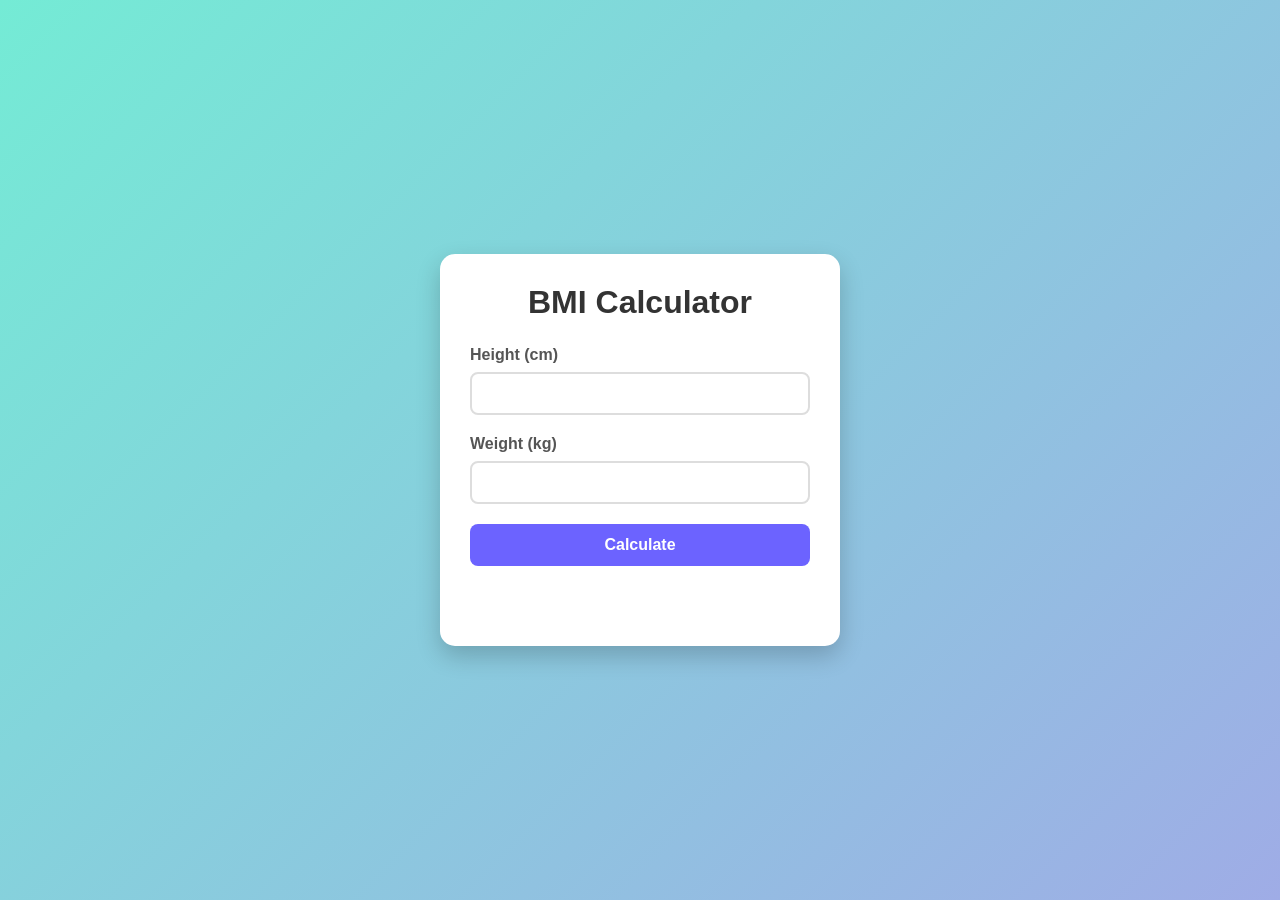
<file: 07_Project/BMI Calculator/index.html>
<!DOCTYPE html>
<html lang="en">
<head>
    <meta charset="UTF-8">
    <meta name="viewport" content="width=device-width, initial-scale=1.0">
    <title> BMI Calculator </title>
    <link rel="stylesheet" href="styles.css">
</head>
<body>
    <div class="container">
        <h1> BMI Calculator </h1>
        <form >
            <p><label> Height (cm) </label><input type="text" id = "height"> </p>
            <p><label> Weight (kg) </label><input type="text" id = "weight"> </p>
            <button>Calculate</button>
            <div id = 'result'></div>
        </form>
    </div>
</body>
<script src = 'script.js'> </script>
</html>
</file>
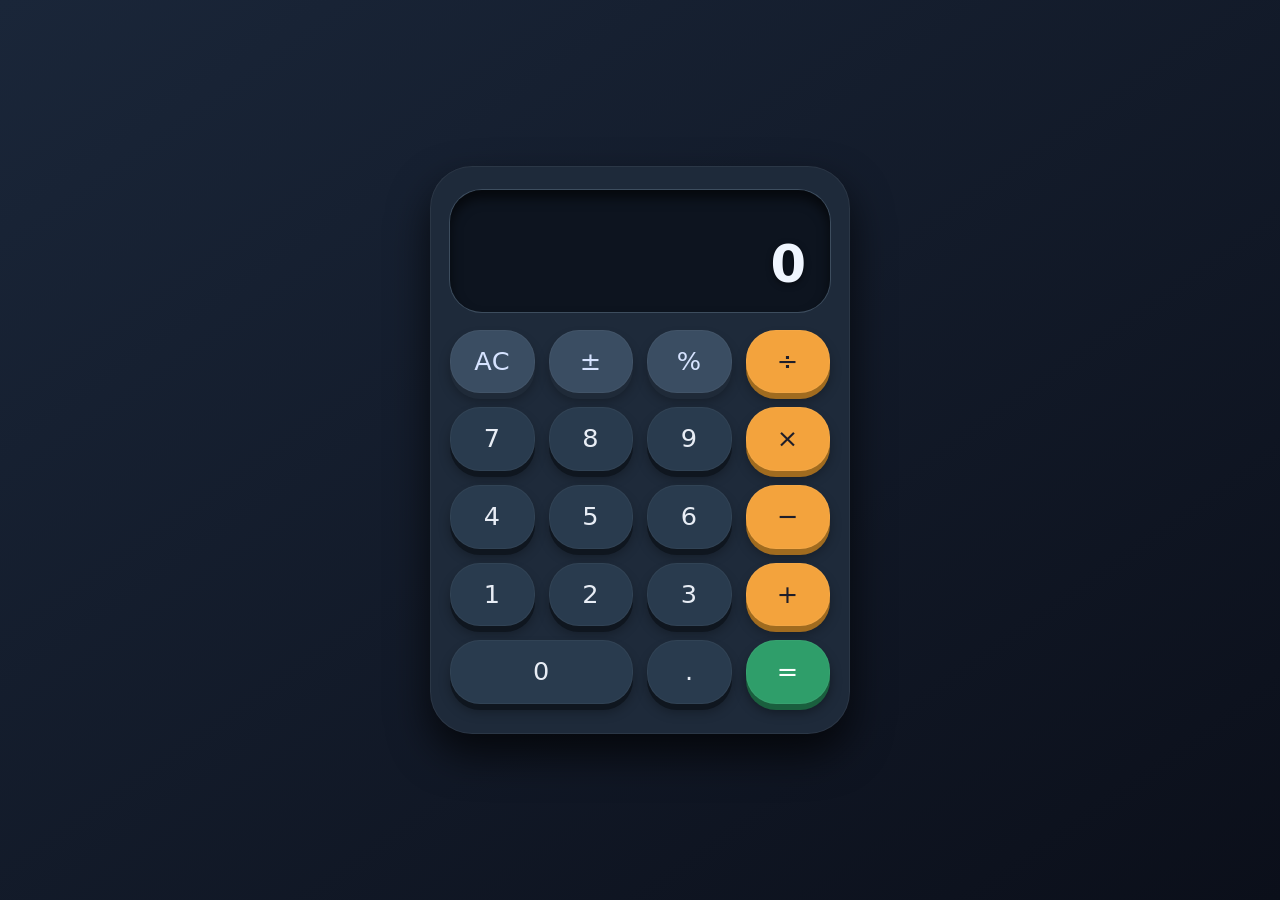
<file: 07_Project/Calculator/index.html>
<!DOCTYPE html>
<html lang="en">
<head>
  <meta charset="UTF-8">
  <meta name="viewport" content="width=device-width, initial-scale=1.0, user-scalable=yes">
  <title>Calculator</title>
  <link rel="stylesheet" href="https://cdnjs.cloudflare.com/ajax/libs/font-awesome/6.0.0-beta3/css/all.min.css">
  <style>
    * {
      margin: 0;
      padding: 0;
      box-sizing: border-box;
      font-family: 'Segoe UI', system-ui, -apple-system, sans-serif;
    }

    body {
      min-height: 100vh;
      display: flex;
      justify-content: center;
      align-items: center;
      background: linear-gradient(145deg, #1a2639, #0b0f1a);
      padding: 16px;
    }

    .calculator {
      max-width: 420px;
      width: 100%;
      background: #1e2a3a;
      border-radius: 42px;
      padding: 24px 20px 30px;
      box-shadow: 0 20px 40px rgba(0, 0, 0, 0.7), 
                  0 0 0 1px rgba(255, 255, 255, 0.06) inset;
      transition: all 0.15s ease;
      backdrop-filter: blur(2px);
      display: grid;
      grid-template-columns: 1fr;
      gap: 18px;
    }

    .display {
      background: #0d141f;
      border-radius: 32px;
      padding: 16px 24px;
      min-height: 110px;
      display: flex;
      flex-direction: column;
      justify-content: flex-end;
      align-items: flex-end;
      box-shadow: inset 0 8px 12px rgba(0,0,0,0.6), 0 0 0 1px #3d4d5e;
      word-break: break-all;
    }

    .display .expression {
      color: #94a9c9;
      font-size: 1.1rem;
      font-weight: 400;
      letter-spacing: 0.3px;
      min-height: 28px;
      text-align: right;
      width: 100%;
      opacity: 0.8;
    }

    .display .result {
      color: #f0f6ff;
      font-size: 3.2rem;
      font-weight: 600;
      line-height: 1.2;
      text-align: right;
      width: 100%;
      text-shadow: 0 2px 6px rgba(0,0,0,0.5);
      transition: font-size 0.1s;
    }

    .display .result.shrink {
      font-size: 2.4rem;
    }

    .buttons {
      display: grid;
      grid-template-columns: repeat(4, 1fr);
      gap: 14px;
    }

    .btn {
      background: #293b4e;
      border: none;
      border-radius: 30px;
      padding: 18px 8px;
      font-size: 1.6rem;
      font-weight: 500;
      color: #e8edf5;
      box-shadow: 0 6px 0 #0f161f, 0 8px 12px rgba(0, 0, 0, 0.3);
      transition: all 0.07s ease;
      cursor: pointer;
      display: flex;
      align-items: center;
      justify-content: center;
      letter-spacing: 0.5px;
      line-height: 1;
      touch-action: manipulation;
      user-select: none;
      border: 1px solid rgba(255,255,255,0.04);
    }

    .btn:active {
      transform: translateY(5px);
      box-shadow: 0 2px 0 #0f161f;
    }

    .btn.operator {
      background: #f3a33d;
      color: #1e1e2a;
      box-shadow: 0 6px 0 #a06b1f, 0 8px 12px rgba(0, 0, 0, 0.3);
    }
    .btn.operator:active {
      box-shadow: 0 2px 0 #a06b1f;
    }

    .btn.function {
      background: #3a4d62;
      color: #d6e3ff;
      box-shadow: 0 6px 0 #1f2a38, 0 8px 12px rgba(0, 0, 0, 0.3);
    }
    .btn.function:active {
      box-shadow: 0 2px 0 #1f2a38;
    }

    .btn.equals {
      background: #2f9e6a;
      color: white;
      box-shadow: 0 6px 0 #1a5f3e, 0 8px 12px rgba(0, 0, 0, 0.4);
    }
    .btn.equals:active {
      box-shadow: 0 2px 0 #1a5f3e;
    }

    .btn.zero {
      grid-column: span 2;
    }

    @media (max-width: 460px) {
      .calculator {
        padding: 18px 12px 22px;
        border-radius: 32px;
      }
      .buttons {
        gap: 10px;
      }
      .btn {
        padding: 15px 6px;
        font-size: 1.5rem;
        border-radius: 26px;
      }
      .display .result {
        font-size: 2.6rem;
      }
      .display .result.shrink {
        font-size: 2rem;
      }
    }

    @media (max-width: 380px) {
      .btn {
        font-size: 1.2rem;
        padding: 12px 4px;
      }
      .display .result {
        font-size: 2.2rem;
      }
    }

    .footer-note {
      text-align: center;
      color: #6b7e96;
      font-size: 0.7rem;
      letter-spacing: 0.5px;
      margin-top: 6px;
      opacity: 0.5;
    }
  </style>
</head>
<body>

<div class="calculator" role="application" aria-label="Calculator">
  
  <div class="display" aria-live="polite">
    <div class="expression" id="expressionDisplay"></div>
    <div class="result" id="resultDisplay">0</div>
  </div>

  <div class="buttons">
    <button class="btn function" data-action="clear" aria-label="Clear all">AC</button>
    <button class="btn function" data-action="negate" aria-label="Toggle sign">±</button>
    <button class="btn function" data-action="percent" aria-label="Percent">%</button>
    <button class="btn operator" data-action="operator" data-value="÷">÷</button>

    <button class="btn" data-action="digit" data-value="7">7</button>
    <button class="btn" data-action="digit" data-value="8">8</button>
    <button class="btn" data-action="digit" data-value="9">9</button>
    <button class="btn operator" data-action="operator" data-value="×">×</button>

    <button class="btn" data-action="digit" data-value="4">4</button>
    <button class="btn" data-action="digit" data-value="5">5</button>
    <button class="btn" data-action="digit" data-value="6">6</button>
    <button class="btn operator" data-action="operator" data-value="−">−</button>

    <button class="btn" data-action="digit" data-value="1">1</button>
    <button class="btn" data-action="digit" data-value="2">2</button>
    <button class="btn" data-action="digit" data-value="3">3</button>
    <button class="btn operator" data-action="operator" data-value="+">+</button>

    <button class="btn zero" data-action="digit" data-value="0">0</button>
    <button class="btn" data-action="decimal" aria-label="Decimal point">.</button>
    <button class="btn equals" data-action="calculate" aria-label="Equals">=</button>
  </div>
  
</div>

<script>
  (function() {
    "use strict";

    const resultDisplay = document.getElementById('resultDisplay');
    const expressionDisplay = document.getElementById('expressionDisplay');

    let currentInput = '0';
    let previousInput = '';
    let operator = null;
    let shouldResetInput = false;
    let lastAction = '';

    function updateDisplay() {
      let displayValue = currentInput;
      if (displayValue.length > 14 && !displayValue.includes('e')) {
        if (displayValue.includes('.')) {
          const parts = displayValue.split('.');
          if (parts[0].length > 10) {
            const num = parseFloat(displayValue);
            if (!isNaN(num)) {
              displayValue = num.toExponential(6);
            }
          }
        }
      }
      resultDisplay.textContent = displayValue;
      if (displayValue.length > 12) {
        resultDisplay.classList.add('shrink');
      } else {
        resultDisplay.classList.remove('shrink');
      }

      if (operator && previousInput) {
        const opSymbol = operator === '*' ? '×' : operator === '/' ? '÷' : operator;
        expressionDisplay.textContent = `${previousInput} ${opSymbol}`;
      } else {
        expressionDisplay.textContent = '';
      }
    }

    function resetCalculator() {
      currentInput = '0';
      previousInput = '';
      operator = null;
      shouldResetInput = false;
      lastAction = '';
      updateDisplay();
    }

    function compute(prev, op, curr) {
      const a = parseFloat(prev);
      const b = parseFloat(curr);
      if (isNaN(a) || isNaN(b)) return curr;

      let result;
      switch (op) {
        case '+': result = a + b; break;
        case '-': result = a - b; break;
        case '*': result = a * b; break;
        case '/': 
          if (b === 0) {
            return 'Error';
          }
          result = a / b; 
          break;
        default: return curr;
      }
      if (typeof result === 'number' && !Number.isInteger(result)) {
        result = parseFloat(result.toPrecision(12));
      }
      return String(result);
    }

    function handleOperator(op) {
      const currentValue = currentInput;
      if (operator && !shouldResetInput && previousInput) {
        const result = compute(previousInput, operator, currentValue);
        if (result === 'Error') {
          resetCalculator();
          currentInput = 'Error';
          updateDisplay();
          return;
        }
        currentInput = result;
        updateDisplay();
      }
      previousInput = currentInput;
      operator = op;
      shouldResetInput = true;
      lastAction = 'operator';
      updateDisplay();
    }

    function handleButtonClick(e) {
      const btn = e.currentTarget;
      const action = btn.dataset.action;
      const value = btn.dataset.value;

      if (action === 'digit') {
        if (shouldResetInput) {
          currentInput = value;
          shouldResetInput = false;
        } else {
          if (currentInput.replace('-', '').replace('.', '').length >= 15) {
            return;
          }
          if (currentInput === '0' && value !== '.') {
            currentInput = value;
          } else {
            currentInput += value;
          }
        }
        lastAction = 'digit';
        updateDisplay();
        return;
      }

      if (action === 'decimal') {
        if (shouldResetInput) {
          currentInput = '0.';
          shouldResetInput = false;
        } else if (!currentInput.includes('.')) {
          currentInput += '.';
        }
        lastAction = 'decimal';
        updateDisplay();
        return;
      }

      if (action === 'operator') {
        let opSymbol = value;
        let opInternal;
        if (opSymbol === '+') opInternal = '+';
        else if (opSymbol === '−') opInternal = '-';
        else if (opSymbol === '×') opInternal = '*';
        else if (opSymbol === '÷') opInternal = '/';
        else opInternal = opSymbol;

        if (lastAction === 'operator' && previousInput) {
          operator = opInternal;
          updateDisplay();
          return;
        }
        handleOperator(opInternal);
        return;
      }

      if (action === 'calculate') {
        if (!operator || !previousInput) {
          return;
        }
        const result = compute(previousInput, operator, currentInput);
        if (result === 'Error') {
          resetCalculator();
          currentInput = 'Error';
          updateDisplay();
          return;
        }
        currentInput = result;
        previousInput = '';
        operator = null;
        shouldResetInput = true;
        lastAction = 'calculate';
        updateDisplay();
        return;
      }

      if (action === 'clear') {
        resetCalculator();
        return;
      }

      if (action === 'negate') {
        if (currentInput === '0' || currentInput === 'Error') return;
        if (currentInput.startsWith('-')) {
          currentInput = currentInput.slice(1);
        } else {
          currentInput = '-' + currentInput;
        }
        updateDisplay();
        return;
      }

      if (action === 'percent') {
        const num = parseFloat(currentInput);
        if (isNaN(num)) return;
        const percentValue = num / 100;
        currentInput = String(parseFloat(percentValue.toPrecision(12)));
        updateDisplay();
        return;
      }
    }

    const buttons = document.querySelectorAll('.btn');
    buttons.forEach(btn => {
      btn.addEventListener('click', handleButtonClick);
    });

    document.addEventListener('keydown', (e) => {
      const key = e.key;
      let targetBtn = null;

      if (/^[0-9]$/.test(key)) {
        targetBtn = document.querySelector(`.btn[data-action="digit"][data-value="${key}"]`);
      } else if (key === '.') {
        targetBtn = document.querySelector('.btn[data-action="decimal"]');
      } else if (key === 'Enter' || key === '=') {
        targetBtn = document.querySelector('.btn[data-action="calculate"]');
        e.preventDefault();
      } else if (key === 'Backspace') {
        if (currentInput.length > 1 && !shouldResetInput) {
          currentInput = currentInput.slice(0, -1);
          if (currentInput === '-') currentInput = '0';
          updateDisplay();
        } else if (currentInput.length === 1 && currentInput !== '0') {
          currentInput = '0';
          updateDisplay();
        }
        return;
      } else if (key === 'Escape' || key === 'c' || key === 'C') {
        targetBtn = document.querySelector('.btn[data-action="clear"]');
      } else if (key === '%') {
        targetBtn = document.querySelector('.btn[data-action="percent"]');
      } else if (key === '+') {
        targetBtn = document.querySelector('.btn[data-value="+"]');
      } else if (key === '-') {
        targetBtn = document.querySelector('.btn[data-value="−"]');
      } else if (key === '*') {
        targetBtn = document.querySelector('.btn[data-value="×"]');
      } else if (key === '/') {
        targetBtn = document.querySelector('.btn[data-value="÷"]');
      }

      if (targetBtn) {
        targetBtn.click();
        e.preventDefault();
      }
    });

    resetCalculator();
  })();
</script>

</body>
</html>
</file>
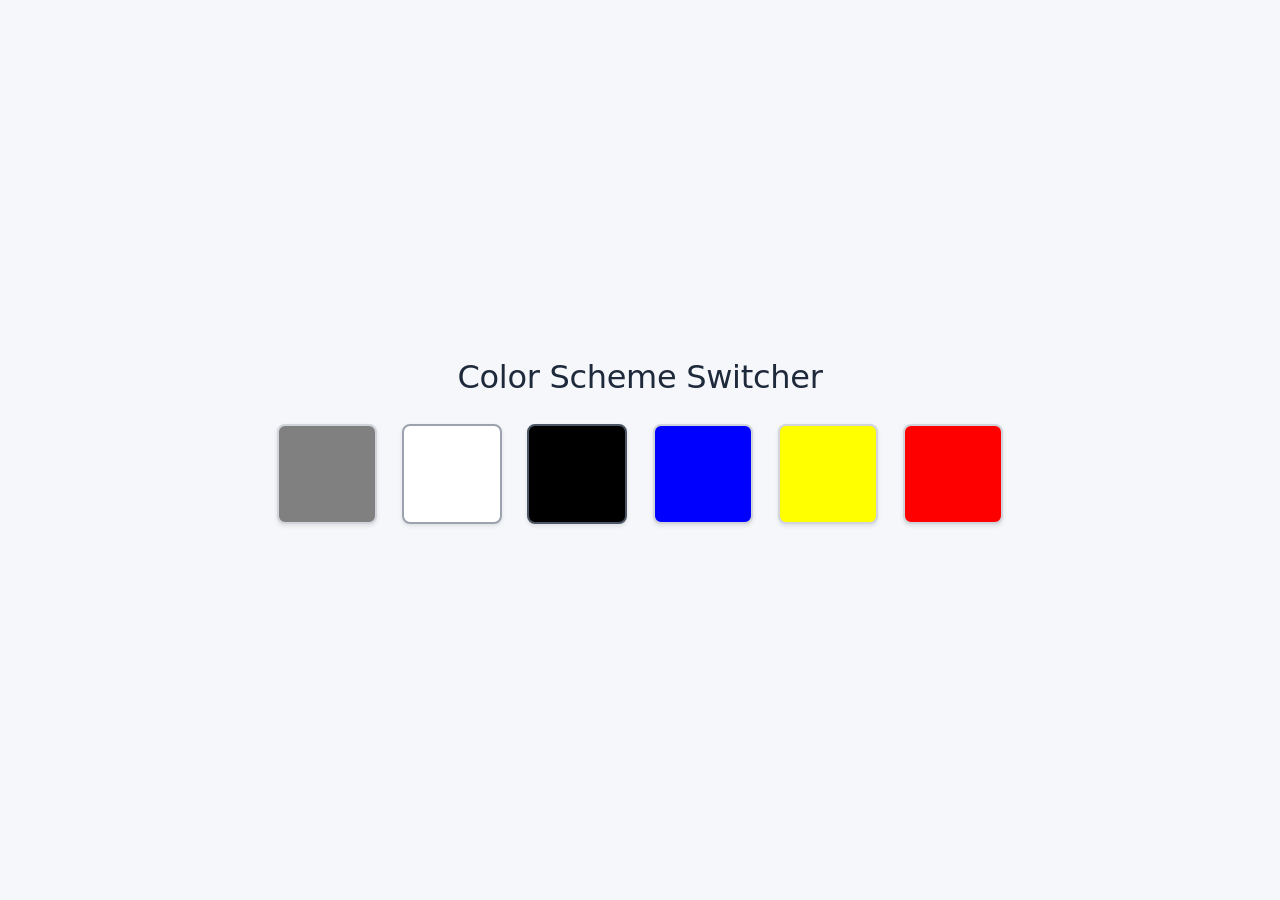
<file: 07_Project/Color Scheme Switcher/index.html>
<!DOCTYPE html>
<html lang="en">
<head>
    <meta charset="UTF-8">
    <meta name="viewport" content="width=device-width, initial-scale=1.0">
    <title>Color Scheme Switcher</title>
    <style>
        /* ----- reset & base ----- */
        * {
            margin: 0;
            padding: 0;
            box-sizing: border-box;
        }

        body {
            font-family: system-ui, Arial, sans-serif;
            background: #f5f7fa;
            min-height: 100vh;
            display: flex;
            justify-content: center;
            align-items: center;
            transition: background-color 0.3s ease;
        }

        .canvas {
            text-align: center;
            padding: 2rem 1.5rem;
        }

        h1 {
            font-weight: 400;
            font-size: 2rem;
            color: #1e293b;
            margin-bottom: 1.8rem;
            letter-spacing: -0.3px;
        }

        /* ----- each color box – shows its color ----- */
        .button {
            display: inline-block;
            width: 100px;
            height: 100px;
            margin: 0 10px 14px 10px;
            border: 2px solid #d1d5db;
            border-radius: 8px;  /* Slightly rounded for better appearance */
            background-color: #e5e7eb;
            cursor: pointer;     /* Make it clickable */
            transition: transform 0.2s, box-shadow 0.2s;
            box-shadow: 0 2px 4px rgba(0,0,0,0.1);
        }

        /* Hover effect for better UX */
        .button:hover {
            transform: scale(1.05);
            box-shadow: 0 4px 8px rgba(0,0,0,0.15);
        }

        /* Each span shows its exact color */
        #grey {
            background-color: grey;
        }
        #white {
            background-color: white;
            border: 2px solid #9ca3af;
        }
        #black {
            background-color: black;
            border: 2px solid #4b5563;
        }
        #blue {
            background-color: blue;
        }
        #yellow {
            background-color: yellow;
            border: 2px solid #d1d5db;
        }
        #red {
            background-color: red;
            border: 2px solid #d1d5db;
        }

        /* Responsive */
        @media (max-width: 500px) {
            .button {
                width: 70px;
                height: 70px;
                margin: 0 6px 12px 6px;
            }
            h1 {
                font-size: 1.6rem;
            }
        }
    </style>
</head>
<body>
    <div class="canvas">
        <h1>Color Scheme Switcher</h1>
        <span class="button" id="grey"></span>
        <span class="button" id="white"></span>
        <span class="button" id="black"></span>  
        <span class="button" id="blue"></span>
        <span class="button" id="yellow"></span>
        <span class="button" id="red"></span>
       
    </div>
    <script src='script.js'></script>
</body>
</html>
</file>
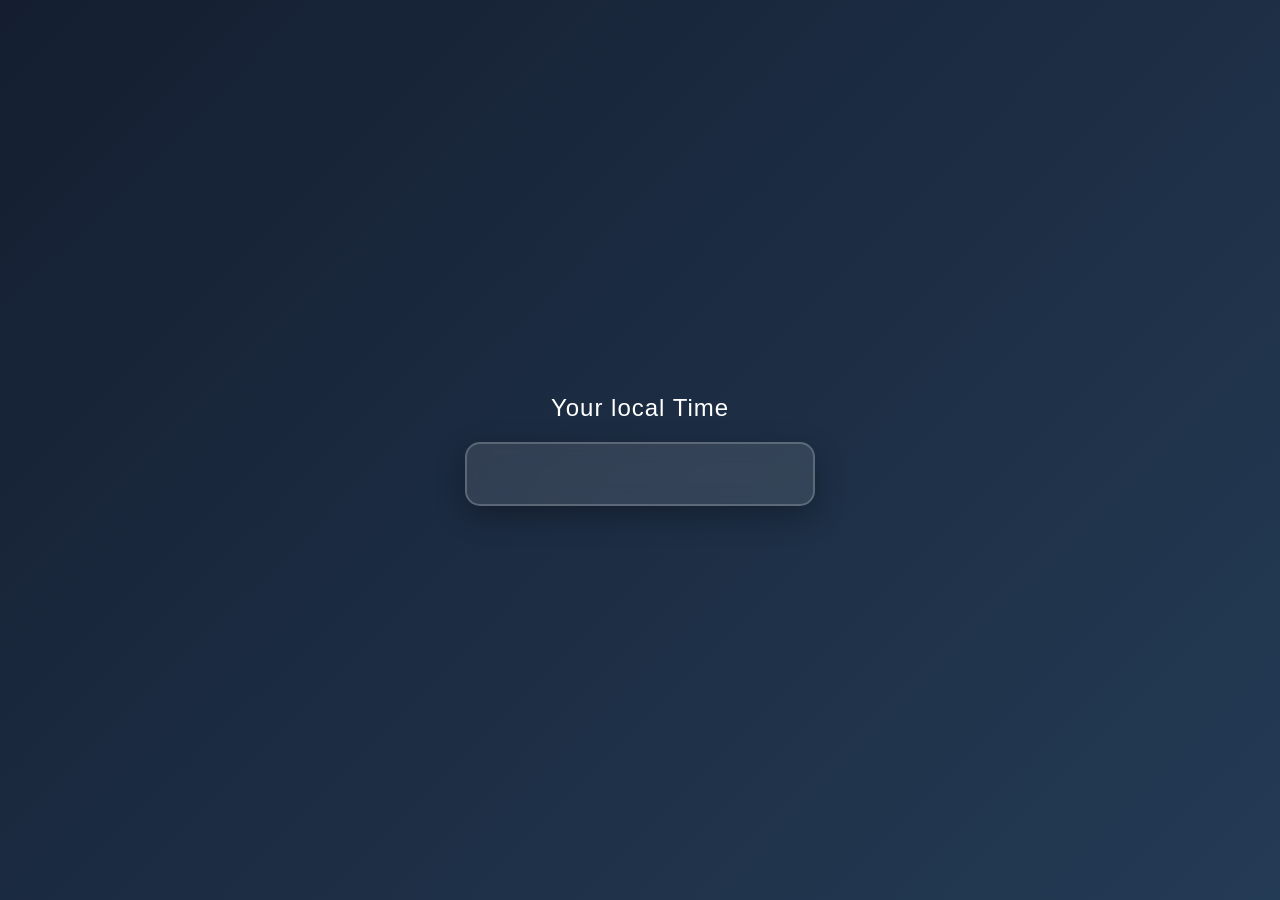
<file: 07_Project/Digital Clock/index.html>
<!DOCTYPE html>
<html lang="en">
<head>
    <meta charset="UTF-8">
    <meta name="viewport" content="width=device-width, initial-scale=1.0">
    <title>Digital Clock</title>
    <link rel="stylesheet" href="style.css">
</head>
<body>
    <div class="center">
        <div id="banner">
            <span>Your local Time</span>
        </div>
        <div id="clock"></div>
    </div>
    
</body>
<script src = 'script.js'></script>
</html>
</file>
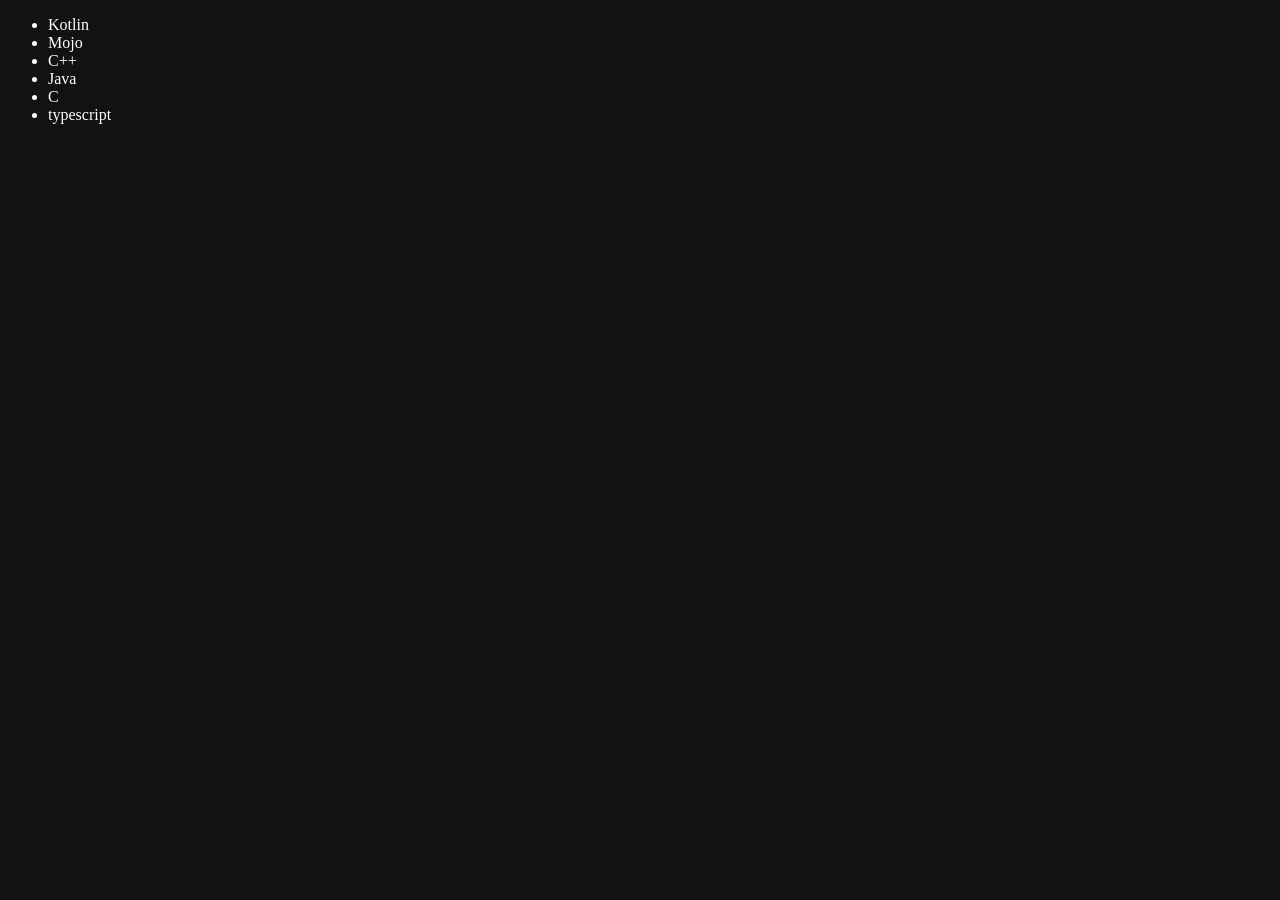
<file: 06_DOM/four.html>
<!DOCTYPE html>
<html lang="en">
<head>
    <meta charset="UTF-8">
    <meta name="viewport" content="width=device-width, initial-scale=1.0">
    <title>Javascript | DOM </title>
</head>
<body style="background-color: #121212; color :#fff">
    <ul class = 'languages'>
        <li> Javascript </li>
    </ul>
</body>
<script>
    function addLanguage(langName){
        const li = document.createElement('li')
        li.innerHTML = `${langName}`
        document.querySelector('.languages').appendChild(li)
    }
    addLanguage('Python')
    addLanguage('C++')
    addLanguage('Java')
    // optimized way
    function addOptiLang(langName){
        const li = document.createElement('li')
        li.appendChild(document.createTextNode(langName))
        document.querySelector('.languages').appendChild(li)
    }
    addOptiLang('C')
    addOptiLang('typescript')
    addOptiLang('GOLang')

    //Edit
    const secondLang = document.querySelector("li:nth-child(2)")
    // secondLang.innerHTML = "Mojo" // not a better approach

    // better approach
    const newli = document.createElement('li')
    newli.textContent = 'Mojo'
    secondLang.replaceWith(newli)

    //edit
    const firstLang = document.querySelector('li:first-child')
    firstLang.outerHTML = "<li> Kotlin </li>"

    //remove
    const lastLang = document.querySelector('li:last-child')
    lastLang.remove()


</script>
</html>
</file>
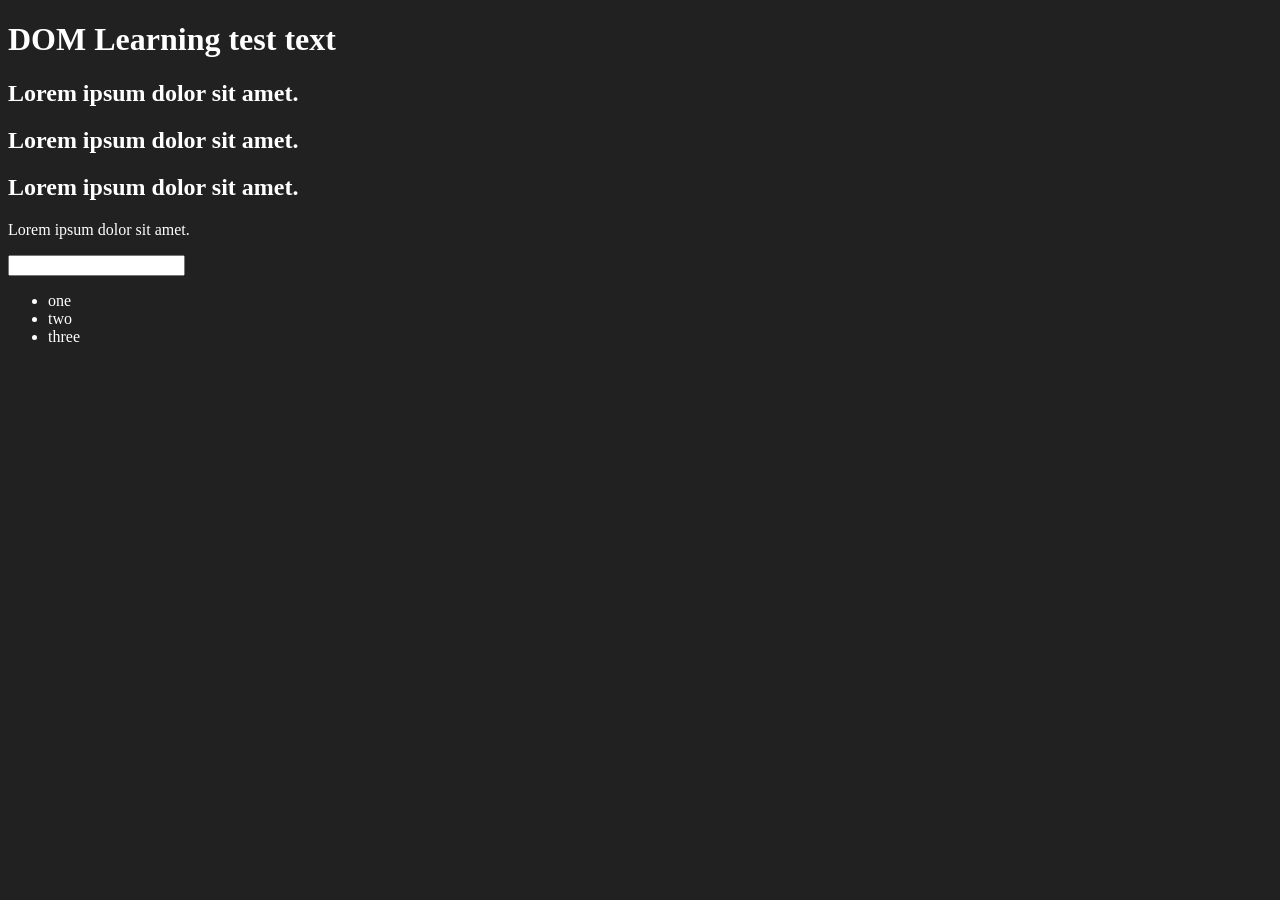
<file: 06_DOM/one.html>
<!DOCTYPE html>
<html lang="en">
<head>
    <meta charset="UTF-8">
    <meta name="viewport" content="width=device-width, initial-scale=1.0">
    <title>DOM Learning</title>
    <style>
        .bg-black{
            background-color: #212121;
            color : #fff;
        }
    </style>
</head>

<body class="bg-black">
    
    <div >
        <h1 id = 'title' class = "heading">
            DOM Learning
            <span>test text</span>
        </h1>
        <h2>Lorem ipsum dolor sit amet.</h2>
        <h2>Lorem ipsum dolor sit amet.</h2>
        <h2>Lorem ipsum dolor sit amet.</h2>
        <p>Lorem ipsum dolor sit amet.</p>

        <input type="password" name = "" id = " ">
        <ul>
            <li> one </li>
            <li> two </li>
            <li> three </li>
        </ul>

    </div>

</body>
</html>






<!-- 
document.
innerText => only visible text
textContent => all text
innerHTML => show all tags inside the id or class 
querySelector always select first tag


-->
</file>
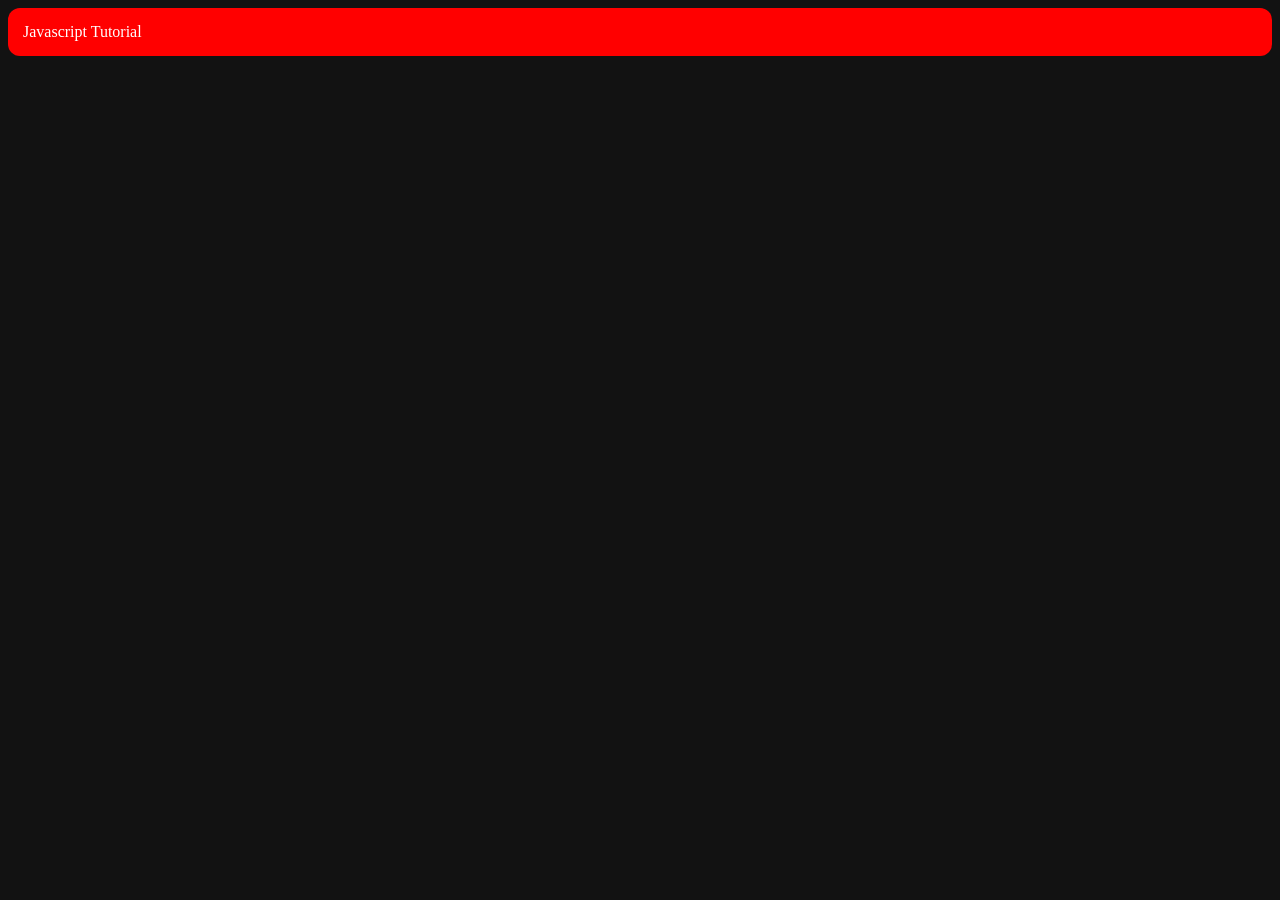
<file: 06_DOM/three.html>
<!DOCTYPE html>
<html lang="en">
<head>
    <meta charset="UTF-8">
    <meta name="viewport" content="width=device-width, initial-scale=1.0">
    <title> Javascript Tutorial </title>
</head>
<body style="background-color: #121212; color :#fff">
    
</body>
<script>
    const div = document.createElement('div')
    console.log(div);
    div.className = 'main'
    // div.id = 'id1'
    div.id = Math.round(Math.random()*10 +1)
    div.setAttribute('title','Genrated Title')
    div.style.backgroundColor = 'Red'
    div.style.padding = '15px'
    div.style.borderRadius = '12px'

    // div.innerText = 'Javascript Tutorial'
    const textNode = document.createTextNode('Javascript Tutorial')
    div.appendChild(textNode)
    
    document.body.appendChild(div)
    
</script>

</html>
</file>
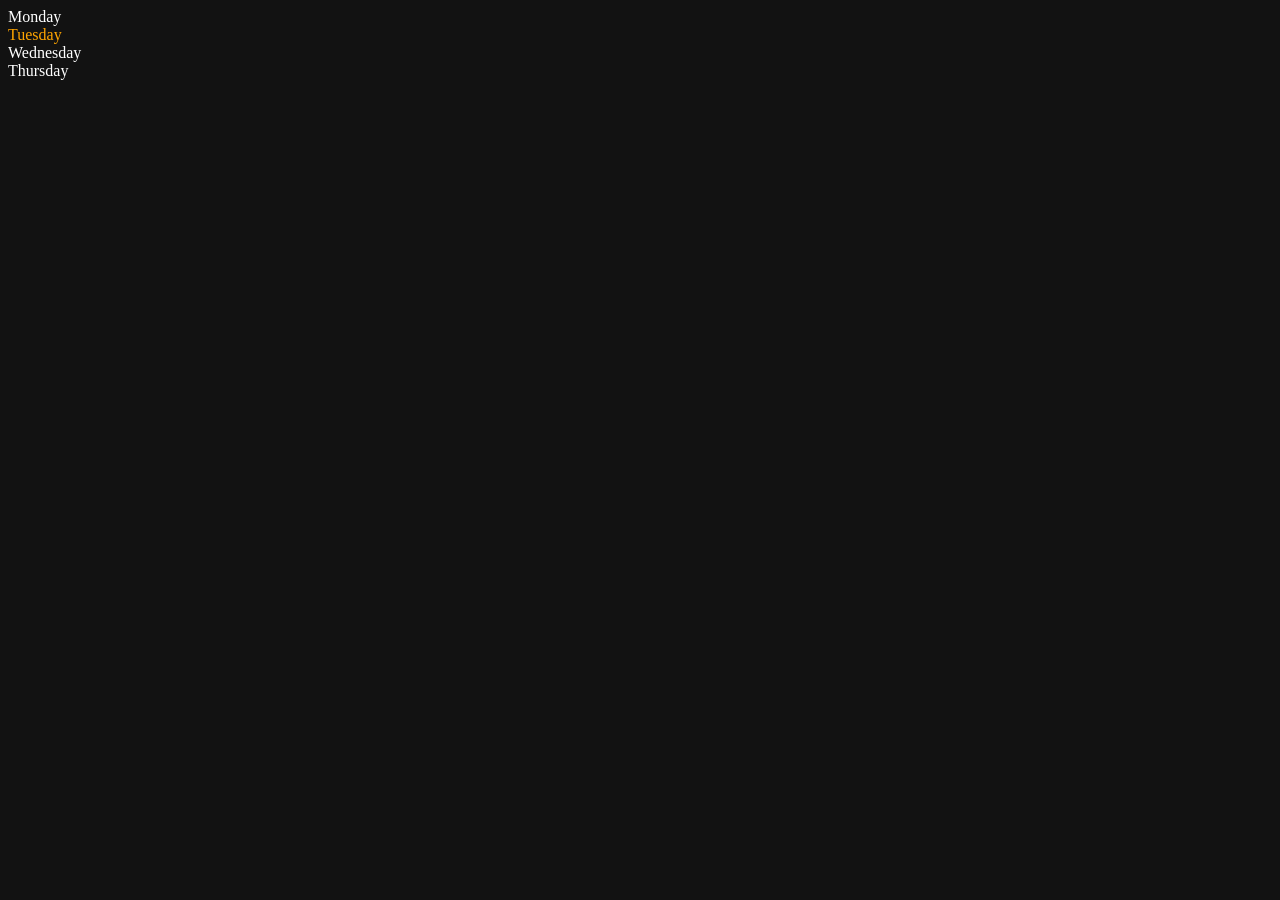
<file: 06_DOM/two.html>
<!DOCTYPE html>
<html lang="en">
<head>
    <meta charset="UTF-8">
    <meta name="viewport" content="width=device-width, initial-scale=1.0">
    <title>DOM | Shah Nawaz</title>

</head>
<body style="background-color: #121212; color :#fff">
    <div class="parent">
        <div class="day">Monday</div>
        <div class="day">Tuesday</div>
        <div class="day">Wednesday</div>
        <div class="day">Thursday</div>
    </div>
</body>
<script>
    // parent to child 
    const parent = document.querySelector('.parent')
    // console.log(parent);
    // console.log(parent.children);
    // console.log(parent.children[1].innerHTML);
    
    // for (let i = 0; i < parent.children.length; i++) {
    //     // const element = parent.children[i];
    //     console.log(parent.children[i].innerHTML);
        
    // }
    parent.children[1].style.color = 'orange'
    // console.log(parent.firstElementChild)
    // console.log(parent.lastElementChild)

    // ++++++++++++++++++++++++++++++++++++++++++++++++++++++++++++++++++++++
    //child to parent
    const dayOne = document.querySelector('.day')
    console.log(dayOne);
    console.log(dayOne.parentElement);

    // child to child
    console.log(dayOne.nextElementSibling);
    

    console.log('Nodes : ', parent.childNodes);
    
    
</script>
</html>
</file>
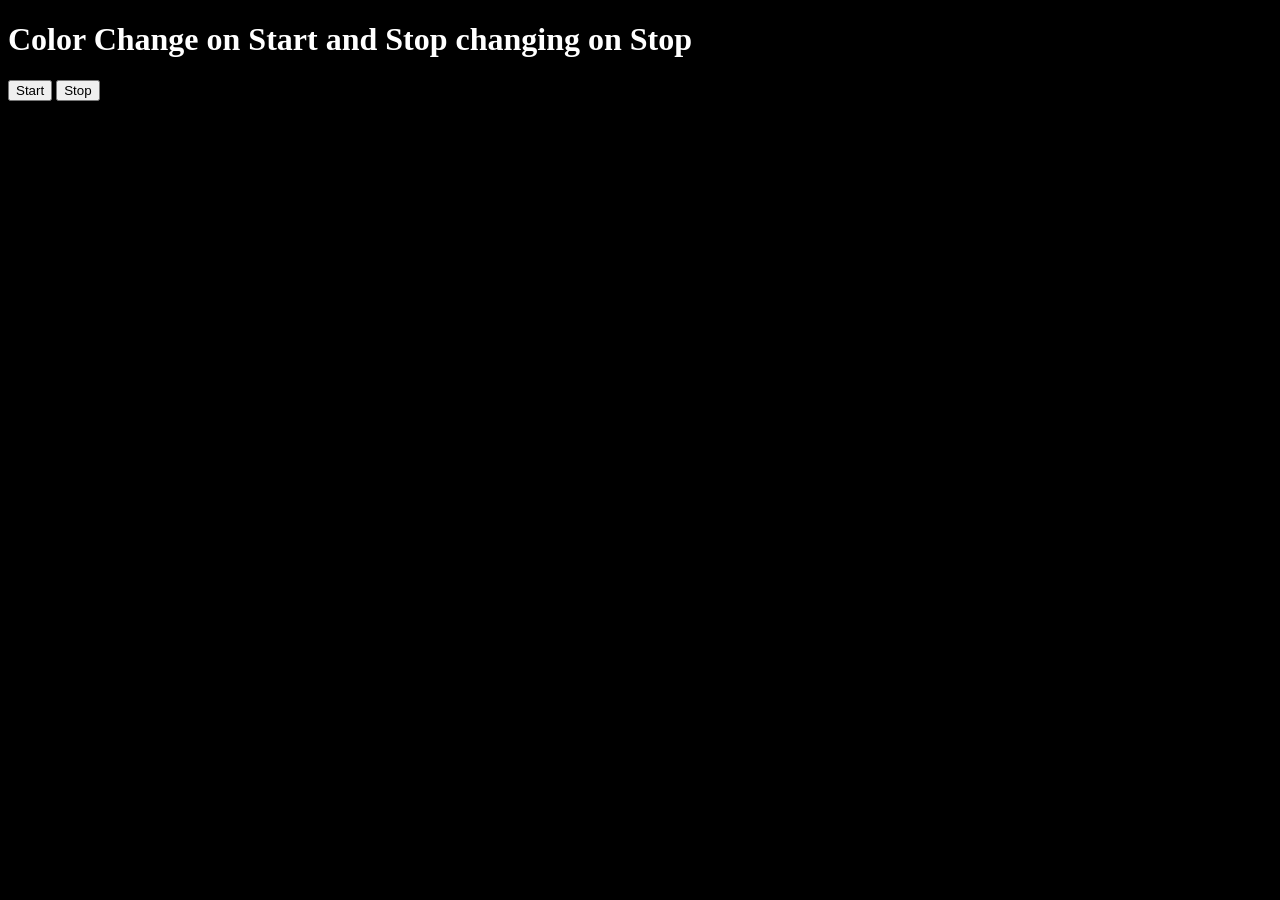
<file: 08_events/project.html>
<!DOCTYPE html>
<html lang="en">
<head>
    <meta charset="UTF-8">
    <meta name="viewport" content="width=device-width, initial-scale=1.0">
    <title>Color Change</title>
</head>
<body style="background-color: black; color: #fff;">

    <h1> Color Change on Start and Stop changing on Stop</h1>
    <button id="start">Start</button>
    <button id="stop">Stop</button>
</body>
<script>
    const randomColor = function(){
        const hex = '0123456789ABCDEF'
        let color = '#'
        for(let i = 0; i < 6 ; i++){
            color += hex[Math.floor(Math.random()*16)]
        }
        return color
    }
    const body = document.querySelector('body')
    const changeBg = function(){
        console.log(randomColor);
        
        body.style.backgroundColor = randomColor()
    }

    // const change = setInterval(changeBg,2000)
    let change;
    document.querySelector('#start').
    addEventListener('click',function(){
        if (!change){
            change = setInterval(changeBg,1000)
        }
       
        console.log('Color changed',Date.now());
        

    })
    document.querySelector('#stop').
    addEventListener('click',function(){
        clearInterval(change)
        change = null;
        console.log('Color changing stoped!',Date.now());
    })

</script>
</html>
</file>
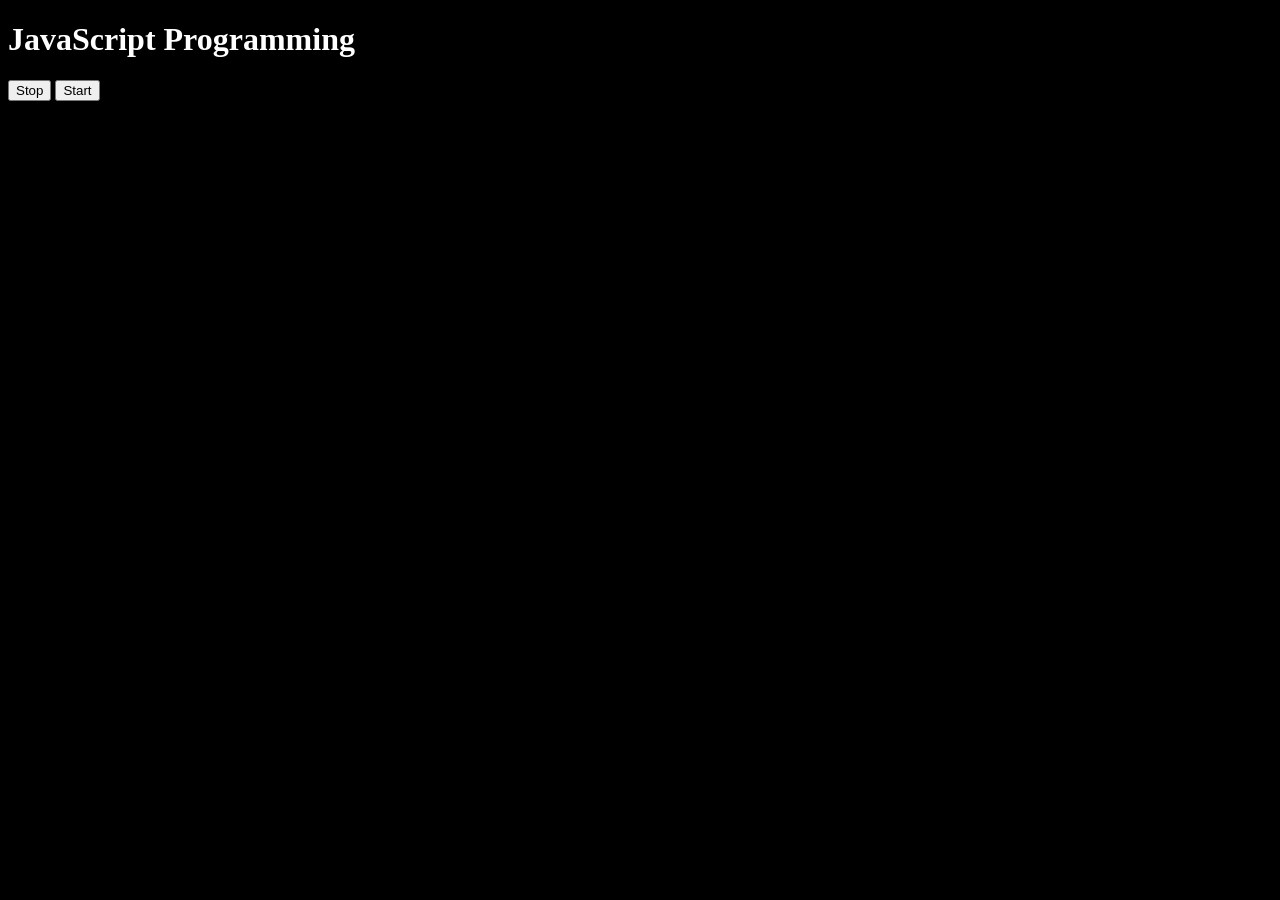
<file: 08_events/three.html>
<!DOCTYPE html>
<html lang="en">
<head>
    <meta charset="UTF-8">
    <meta name="viewport" content="width=device-width, initial-scale=1.0">
    <title>setTimeout & clearTimeout Demo</title>
</head>

<body style="background-color: black; color: #fff;">
    <h1>JavaScript Programming</h1>
    <button id="stop">Stop</button>
    <button id="start">Start</button>
</body>

<script>
    const sayDate = function(){
        console.log('Shah Nawaz', Date.now());
        
    }
    let intervalId;

    document.querySelector('#stop')
        .addEventListener('click', function () {

            clearInterval(intervalId);
            intervalId = null;
            console.log("Timeout Stopped");

    });

    document.querySelector('#start')
        .addEventListener('click', function () {

            if(!intervalId)
            {
                const intervalId = setInterval(sayDate,2000)

            }
            console.log('Started');
            

    });

   

</script>

</html>
</file>
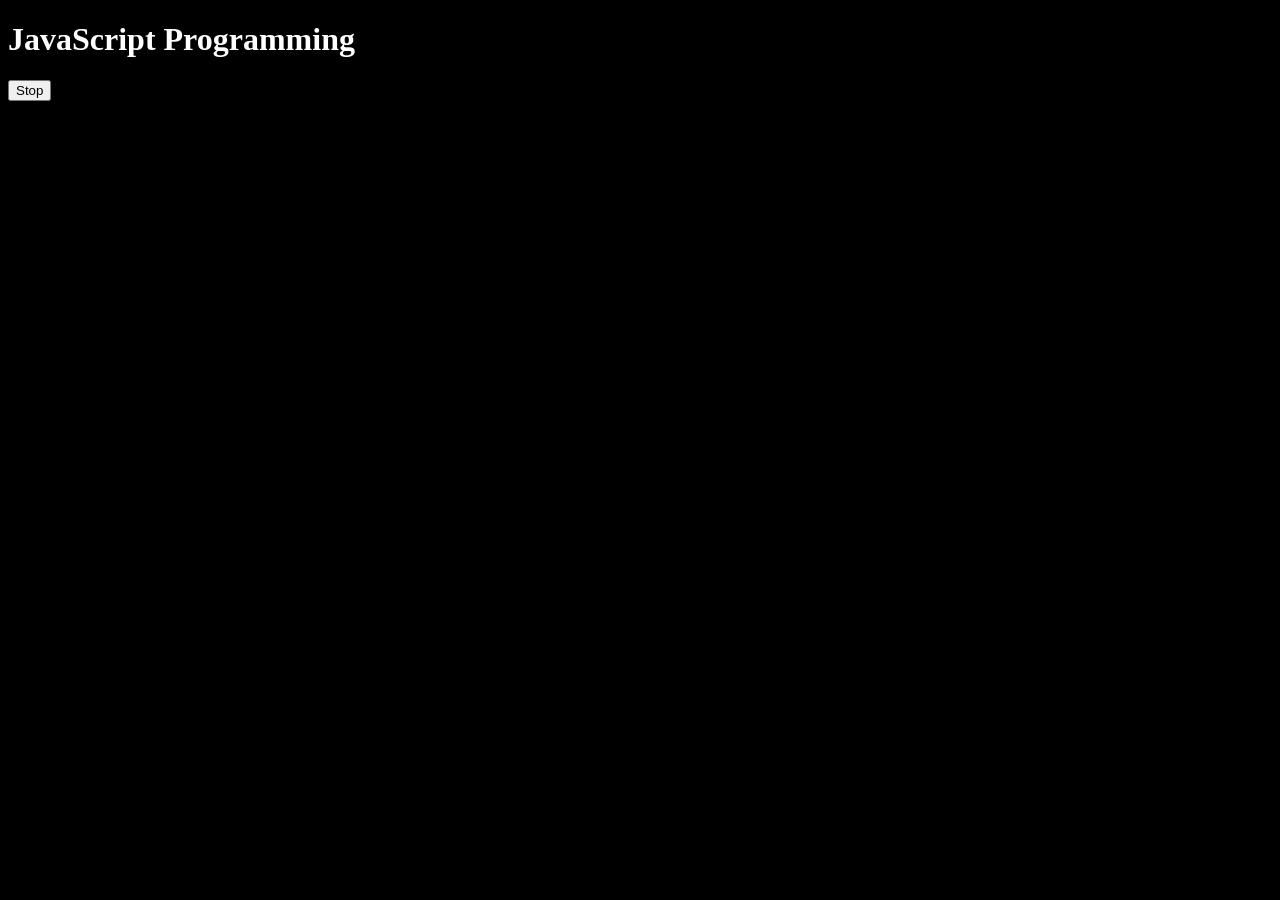
<file: 08_events/two.html>
<!DOCTYPE html>
<html lang="en">
<head>
    <meta charset="UTF-8">
    <meta name="viewport" content="width=device-width, initial-scale=1.0">
    <title>setTimeout & clearTimeout Demo</title>
</head>

<body style="background-color: black; color: #fff;">
    <h1>JavaScript Programming</h1>
    <button id="stop">Stop</button>
</body>

<script>

    // =====================================================
    // Function Definition
    // =====================================================
    // This function prints a name to the browser console.
    // It is not executed immediately.
    // It will only run when called.

    const sayName = function () {
        console.log('Shah Nawaz');
    };


    // =====================================================
    // Function to Change Heading Text
    // =====================================================
    // This function selects the <h1> element
    // and changes its content.

    const changeName = function () {
        document.querySelector('h1').innerHTML =
            "Muhammad Shah Nawaz";
    };


    // =====================================================
    // setTimeout()
    // =====================================================
    // Syntax:
    // setTimeout(function, delayInMilliseconds)
    //
    // Executes the provided function ONCE after
    // the specified delay.
    //
    // 2000 ms = 2 seconds
    //
    // The returned timeout ID is stored in 'changeMe'
    // so that we can cancel it later if needed.

    const changeMe = setTimeout(changeName, 2000);


    // -----------------------------------------------------
    // Alternative Example
    // -----------------------------------------------------
    // Uncomment the line below if you want to print
    // "Shah Nawaz" in the console after 2 seconds.
    //
    // setTimeout(sayName, 2000);
    // -----------------------------------------------------


    // =====================================================
    // Stop Button Event Listener
    // =====================================================
    // When the user clicks the Stop button,
    // clearTimeout() cancels the scheduled timeout.
    //
    // If clicked before 2 seconds:
    //     Heading will NOT change.
    //
    // If clicked after 2 seconds:
    //     Heading has already changed,
    //     so clearTimeout() has no effect.

    document.querySelector('#stop')
        .addEventListener('click', function () {

            clearTimeout(changeMe);

            console.log("Timeout Stopped");

        });

</script>

</html>
</file>
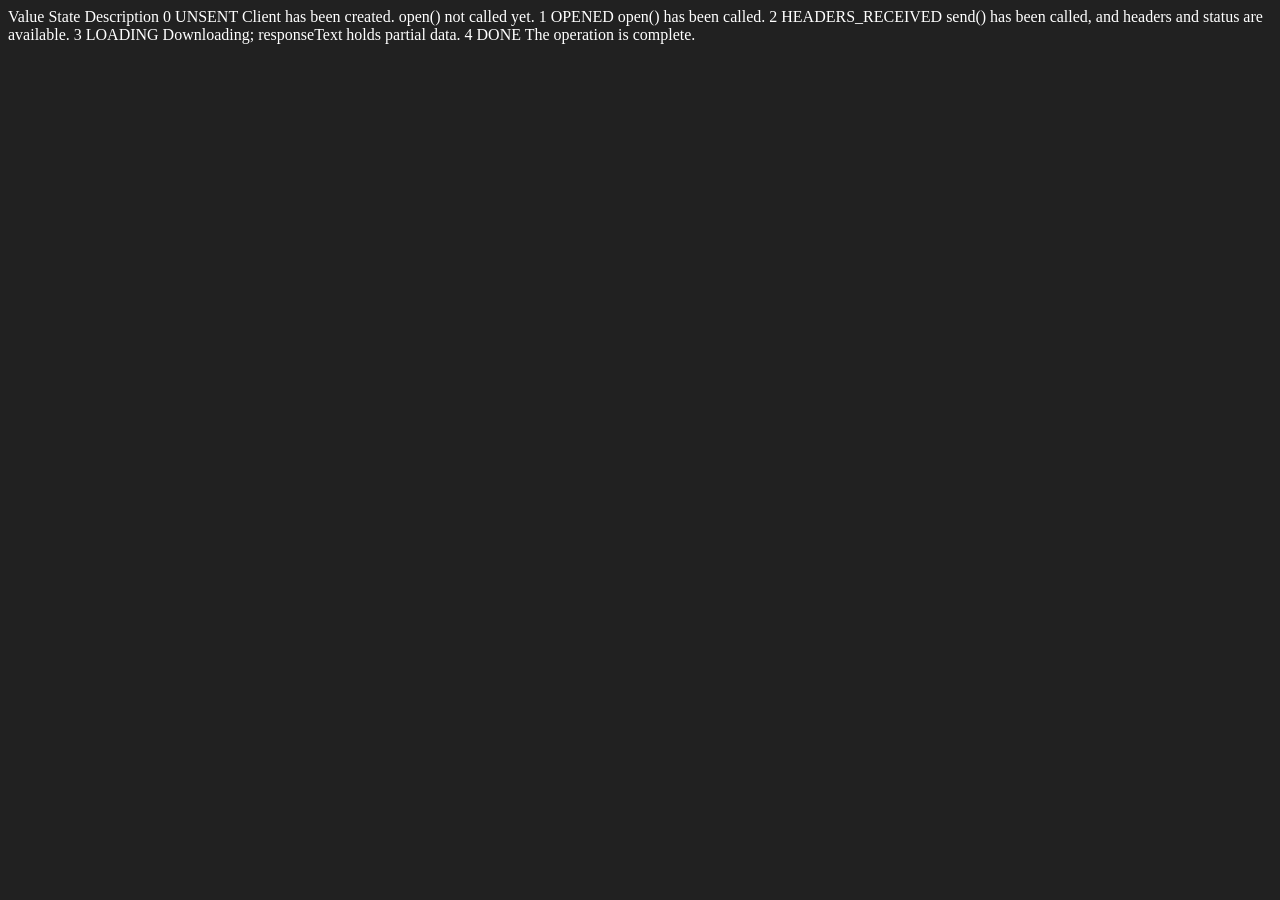
<file: 09_advance_one/ApiRequest.html>
<!-- XMLHttpRequest -->



<!-- Value	State	Description
0	    UNSENT	Client has been created. open() not called yet.
1	    OPENED	open() has been called.
2	    HEADERS_RECEIVED	send() has been called, and headers and status are available.
3	    LOADING	Downloading; responseText holds partial data.
4	    DONE	The operation is complete. -->

<!DOCTYPE html>
<html lang="en">
<head>
    <meta charset="UTF-8">
    <meta name="viewport" content="width=device-width, initial-scale=1.0">
    <title>Document</title>
</head>
<body style="background-color: #212121; color : #fff">
    Value	State	Description
0	UNSENT	Client has been created. open() not called yet.
1	OPENED	open() has been called.
2	HEADERS_RECEIVED	send() has been called, and headers and status are available.
3	LOADING	Downloading; responseText holds partial data.
4	DONE	The operation is complete.
    
</body>
<script>
    const url = 'https://api.github.com/users/mshahnawaz1202'
    const xhr = new XMLHttpRequest()
    
    xhr.open('GET',url)
    xhr.onreadystatechange = function(){

        console.log(xhr.readyState);
        if(xhr.readyState === 4){
            const data = JSON.parse(this.responseText)
            console.log("Public Repos : ",data.public_repos);
        
            
        }
    }
    
    xhr.send()

</script>
</html>
</file>
<file: 07_Project/BMI Calculator/styles.css>
*{
    margin: 0;
    padding: 0;
    box-sizing: border-box;
    font-family: Arial, Helvetica, sans-serif;
}

body{
    background: linear-gradient(135deg, #74ebd5, #9face6);
    height: 100vh;
    display: flex;
    justify-content: center;
    align-items: center;
}

.container{
    background-color: white;
    padding: 30px;
    width: 400px;
    border-radius: 15px;
    box-shadow: 0 10px 25px rgba(0,0,0,0.2);
    text-align: center;
}

.container h1{
    margin-bottom: 25px;
    color: #333;
}

p{
    margin-bottom: 20px;
    text-align: left;
}

label{
    display: block;
    margin-bottom: 8px;
    font-weight: bold;
    color: #555;
}

input{
    width: 100%;
    padding: 12px;
    border: 2px solid #ddd;
    border-radius: 8px;
    outline: none;
    transition: 0.3s;
}

input:focus{
    border-color: #6c63ff;
}

button{
    width: 100%;
    padding: 12px;
    border: none;
    background-color: #6c63ff;
    color: white;
    font-size: 16px;
    font-weight: bold;
    border-radius: 8px;
    cursor: pointer;
    transition: 0.3s;
}

button:hover{
    background-color: #5548e8;
}

#result{
    margin-top: 20px;
    padding: 15px;
    font-size: 22px;
    font-weight: bold;
    color: #333;
}

.bmi-underweight{
    color: orange;
}

.bmi-normal{
    color: green;
}

.bmi-overweight{
    color: red;
}
</file>
<file: 07_Project/Digital Clock/style.css>
*{
    margin: 0;
    padding: 0;
    box-sizing: border-box;
    font-family: 'Segoe UI', sans-serif;
}

body{
    height: 100vh;
    display: flex;
    justify-content: center;
    align-items: center;
    background: linear-gradient(135deg, #141E30, #243B55);
}

.center{
    text-align: center;
}

#banner{
    margin-bottom: 20px;
    color: white;
    font-size: 24px;
    font-weight: 500;
    letter-spacing: 1px;
}

#clock{
    width: 350px;
    padding: 30px;
    background: rgba(255,255,255,0.1);
    backdrop-filter: blur(10px);
    border-radius: 15px;
    color: #00ffcc;
    font-size: 48px;
    font-weight: bold;
    text-align: center;
    box-shadow: 0 10px 30px rgba(0,0,0,0.3);
    border: 2px solid rgba(255,255,255,0.2);
    transition: 0.3s;
}

#clock:hover{
    transform: scale(1.05);
}
</file>
